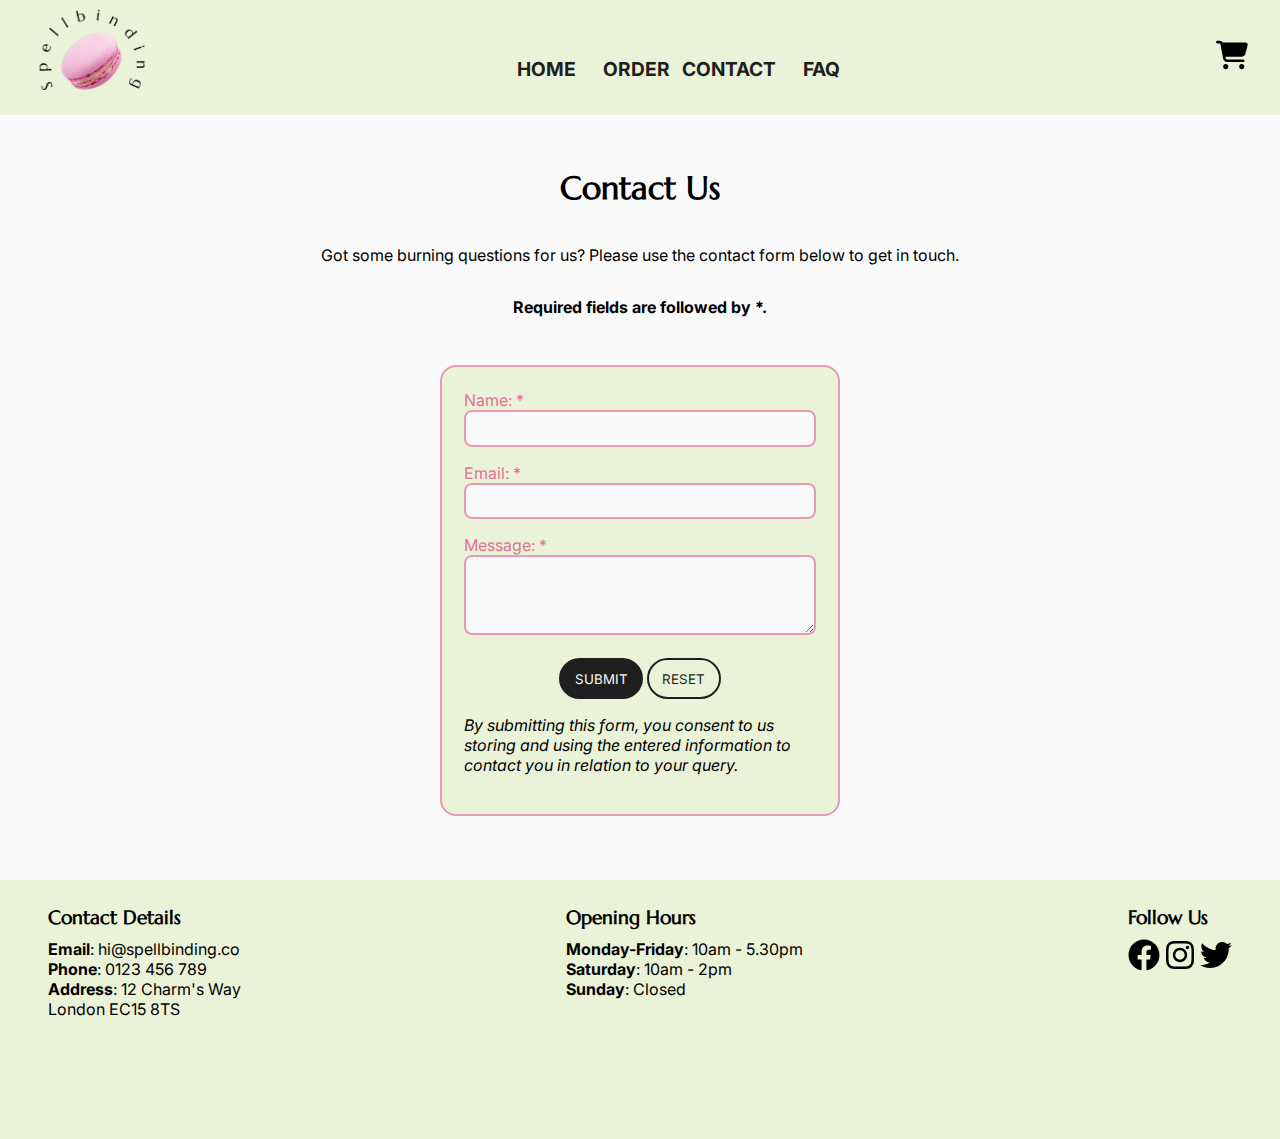
<file: pages/contact.html>
<!DOCTYPE html>
<html lang="en">
<head>
    <meta charset="UTF-8">
    <meta http-equiv="X-UA-Compatible" content="IE=edge">
    <meta name="viewport" content="width=device-width, initial-scale=1.0">
    <!-- Link for external CSS stylesheet -->
    <link rel="stylesheet" href="../css/styles.css">
    <link rel="stylesheet" href="../css/contact.css">
    <title>Spellbinding - Contact Page</title>
</head>
<body>
    <!-- NAVBAR -->
    <nav class="navbar">
        <input id="menu-toggle" type="checkbox" />
        <label class='menu-button-container' for="menu-toggle">
            <div class='menu-button'></div>
        </label>
        <ul class="nav-menu">
            <li><a href="../index.html">Home</a></li>
            <li><a href="#">Order</a></li>
            <li><a href="./contact.html">Contact</a></li>
            <li><a href="./faq.html">FAQ</a></li>
        </ul>
        <div>
            <img class="nav-logo" src="../images/Spellbinding-logo.png" alt="Spellbinding logo">
        </div>
        <div class="nav-basket">
            <a href="#">
                <img class="basket-icon" src="../images/basket-01.svg" alt="Basket">
            </a>
        </div>
    </nav>
    <!-- TALIHA IS WORKING ON THIS PAGE -->
    <div class="container">
        <h1>Contact Us</h1>
        <p>Got some burning questions for us? Please use the contact form below to get in touch.</p>
        <strong><p>Required fields are followed by <span aria-label="required">*</span>.</p></strong>
        <form action="contact.html" method="post" id="contactForm">
            <ul>
                <li>
                    <label for="name">Name: <span aria-label="required">*</span></label>
                    <input 
                    required 
                    type="text"  
                    id="name" 
                    name="user_name"  
                    pattern="^[a-zA-Z]+[\s]*[a-zA-Z]+$"
                    title="letters A-Z or a-z and only single space between words" 
                    />
                </li>
                <li>
                    <label for="email">Email: <span aria-label="required">*</span></label>
                    <input 
                    required 
                    type="email"  
                    id="mail" 
                    name="user_email" 
                    />
                </li>
                <li>
                    <label for="msg">Message: <span aria-label="required">*</span></label>
                    <textarea 
                    required
                    id="msg" 
                    name="user_msg"></textarea>
                </li>
                <li class="button">
                    <button type="submit" class="btn primary-btn">Submit</button>
                    <button type="reset" class="btn secondary-btn">Reset</button>
                </li>
            </ul>
            <p id="submitResult"><em>By submitting this form, you consent to us storing and using the entered information to contact you in relation to your query.</em></p>
        </form>
    </div>

     <!-- FOOTER -->
     <footer>
        <div>
            <h3><b>Contact Details</b></h3>
            <p><b>Email</b>: hi@spellbinding.co</p>
            <p><b>Phone</b>: 0123 456 789</p>
            <p><b>Address</b>: 12 Charm's Way <br/> London EC15 8TS</p>
        </div>
        <div>
            <h3><b>Opening Hours</b></h3>
            <p><b>Monday-Friday</b>: 10am - 5.30pm</p>
            <p><b>Saturday</b>: 10am - 2pm</p>
            <p><b>Sunday</b>: Closed</p>
        </div>
        <div>
            <h3>Follow Us</h3>
            <div class="socials-icons">
                <img class="social-icon" src="../images/facebook-01.svg" alt="Facebook">
                <img class="social-icon" src="../images/instagram-01.svg" alt="Instagram">
                <img class="social-icon" src="../images/twitter-01.svg" alt="Twitter">
            </div>
        </div>
    </footer>
    <!-- Link for external JavaScript -->
    <script src="../js/contact.js"></script>
</body>
</html>
</file>
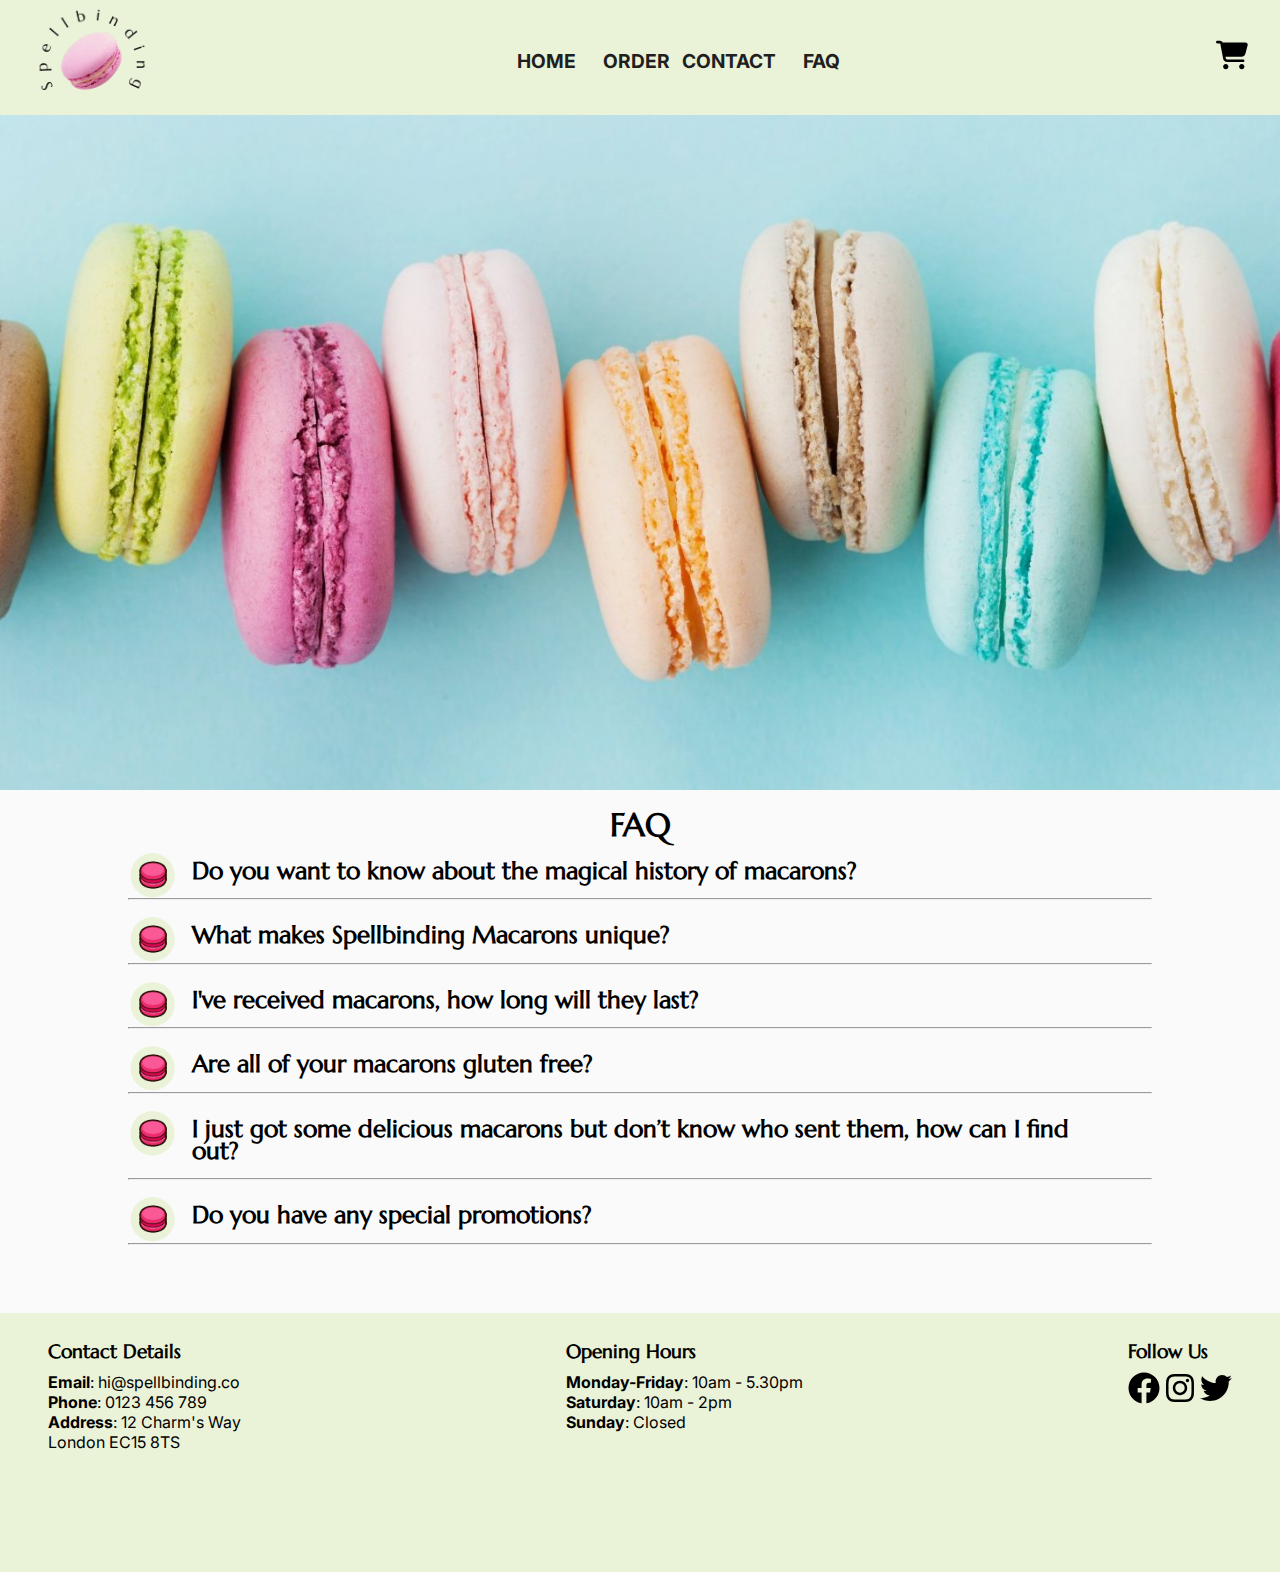
<file: pages/faq.html>
<!DOCTYPE html>
<html lang="en">
<head>
    <meta charset="UTF-8">
    <meta http-equiv="X-UA-Compatible" content="IE=edge">
    <meta name="viewport" content="width=device-width, initial-scale=1.0">
    <!-- Link for external CSS stylesheet -->
    <link rel="stylesheet" href="../css/styles.css">
    <link rel="stylesheet" href="../css/faq.css">
    <title>Spellbinding - FAQ Page</title>
</head>
<body>
    <!-- NAVBAR -->
    <nav class="navbar">
        <input id="menu-toggle" type="checkbox" />
        <label class='menu-button-container' for="menu-toggle">
            <div class='menu-button'></div>
        </label>
        <ul class="nav-menu">
            <li><a href="../index.html">Home</a></li>
            <li><a href="#">Order</a></li>
            <li><a href="./contact.html">Contact</a></li>
            <li><a href="./faq.html">FAQ</a></li>
        </ul>
        <div>
            <img class="nav-logo" src="../images/Spellbinding-logo.png" alt="Spellbinding logo">
        </div>
        <div class="nav-basket">
            <a href="#">
                <img class="basket-icon" src="../images/basket-01.svg" alt="Basket">
            </a>
        </div>
    </nav>

    <!-- LUCIA IS WORKING ON THIS PAGE -->
<div id="topImage"></div>
<h1>FAQ</h1>
<div class="faq-container">
    <input type="image" id="MLogo" src="../images/M-logo.png" width="50px">
    <h2 class="faq-title">Do you want to know about the magical history of macarons?</h2>
    <p class="faqtext notActive">Macarons originated in Venetian monastery in Italy, dating back to the 8th Century. They were called “<i><b>priests’ bellybuttons</b></i>” due to the shape of the pastry. According to legends, the delicacy was introduced to France in 1533 when Queen Catherine de’ Medici of Italy married King Henry II of France, and her pastry chefs brought the macaron recipe with them. In 1682, when King Louis XIV decided to stay at Versailles in 1682, macarons were served to the guests as a welcome gesture. Until then, macarons were considered an exclusive item for the royals. </p>
    <hr>
</div>
    
<div class="faq-container">
    <input type="image" id="MLogo" src="../images/M-logo.png" width="50px">
    <h2>What makes Spellbinding Macarons unique?</h2>
    <p class="faqtext">Choose a theme, light or dark. Hold the person who is going to receive macarons in your mind, make a wish or cast a spell on our website.
    Choose macarons accordingly, place your order and sit back. We shall handcraft your box of macarons for you with your wish/spell.
    Our products are freshly made to your order and delivered within 24 hours. Each macaron is a wonder to taste. We do not hold pre-made products.
    Both you and the receiver will receive your wish or spell on mobile as soon as the macaron box is delivered.
    Let the magic happen! </p>
    <hr>
</div>

<div class="faq-container">
    <input type="image" id="MLogo" src="../images/M-logo.png" width="50px">
    <h2>I've received macarons, how long will they last?</h2>
    <p class="faqtext">Our Macarons remain fresh for up to 7 days if kept refrigerated. They are best served at room temperature.</p>
    <hr> 
</div>

<div class="faq-container">
    <input type="image" id="MLogo" src="../images/M-logo.png" width="50px">
    <h2>Are all of your macarons gluten free?</h2>
    <p class="faqtext">All our Macaron shells are 100% gluten free as they are made with almond flour. Some of our fillings however are not. To make sure, please check out the ingredients for your specific macarons when purchasing a box.</p>
    <hr>
</div>

<div class="faq-container">
    <input type="image" id="MLogo" src="../images/M-logo.png" width="50px">
    <h2>I just got some delicious macarons but don’t know who sent them, how can I find out?</h2>
    <p class="faqtext">When people order macarons, the sender’s name can appear on the message if it is required. But other than that, we cannot reveal details of the sender without their permission due to data protection rules.</p>
    <hr>
</div>

<div class="faq-container">
    <input type="image" id="MLogo" src="../images/M-logo.png" width="50px">
    <h2>Do you have any special promotions?</h2> 
    <p class="faqtext">On March 20th, the official Macaron Day, we offer free samples to our dear customers who make the order on the day. We also send out a box of macarons to ten lucky customers who ordered our macarons online in the past. Save the date! Other than this, please check out our website for special promotions.</p>
    <hr>
    <br>
    <br>
    <br>
</div>

<!-- FOOTER -->
<footer>
    <div>
        <h3><b>Contact Details</b></h3>
        <p><b>Email</b>: hi@spellbinding.co</p>
        <p><b>Phone</b>: 0123 456 789</p>
        <p><b>Address</b>: 12 Charm's Way <br/> London EC15 8TS</p>
    </div>
    <div>
        <h3><b>Opening Hours</b></h3>
        <p><b>Monday-Friday</b>: 10am - 5.30pm</p>
        <p><b>Saturday</b>: 10am - 2pm</p>
        <p><b>Sunday</b>: Closed</p>
    </div>
    <div>
        <h3>Follow Us</h3>
        <div class="socials-icons">
            <img class="social-icon" src="../images/facebook-01.svg" alt="Facebook">
            <img class="social-icon" src="../images/instagram-01.svg" alt="Instagram">
            <img class="social-icon" src="../images/twitter-01.svg" alt="Twitter">
        </div>
    </div>
</footer>
    
    <!-- Link for external JavaScript -->
    <script src="../js/faq.js"></script>
</body>
</html>
</file>
<file: css/styles.css>
@import url('https://fonts.googleapis.com/css2?family=Inter:wght@400;700&family=Marcellus&display=swap');

/* ROOT */
:root {
  /* Colours */
  --light: #FAFAFA;
  --dark: #1F1F1F;
  --dark-pink: #E27396;
  --light-pink: #EA9AB2;
  --light-green: #EAF2D7;

  /* Typography */
  --heading: "Marcellus", serif;
  --body: "inter", sans-serif;
}
/* GLOBAL */
*, *::before, *::after {
  box-sizing:border-box;
}

body {
  margin: 0;
  padding: 0;
  height: 100vh;
  font-family: var(--body);
  font-size: 1rem;
  background-color: var(--light);
}

/* BUTTONS */
.btn {
  padding: .8em 1em;
  font-family: var(--body);
  text-transform: uppercase;
  border: 2px solid var(--dark);
  border-radius: 5em;
  transition: all linear 5ms;
}

.btn:hover {
  cursor: pointer;
}
  /* Primary */
.primary-btn {
  color: var(--light);
  background-color: var(--dark);
}

.primary-btn:hover {
  border-color: var(--light-pink);
  background-color: var(--light-pink);
}
  /* Secondary */
.secondary-btn {
  color: var(--dark);
  background-color: transparent;
}

.secondary-btn:hover {
    color: var(--light-pink);
    border-color: var(--light-pink);
}

/* HEADINGS */
h1,
h2,
h3,
h4,
h5,
h6 {
  font-family: var(--heading);
}

/* NAVIGATION BAR */
.navbar {
  display: flex;
  flex-direction: row;
  background-color: var(--light-green);
  align-items: center;
  justify-content: space-between;
  padding: .2rem 2rem;
}

.nav-menu {
  display: flex;
  padding-left: 0; 
  position: absolute;
  top: 43px;
  margin-top: 50px;
  left: 0;
  flex-direction: column;
  width: 100%;
  justify-content: center;
  align-items: center;    
}

.nav-menu > li {
  list-style: none;
  text-transform: uppercase;
  font-size: larger;
  font-weight: bold;
}

.nav-menu > li a {
  text-decoration: none;
  color: var(--dark);

}

.nav-menu > li a:hover {
  text-shadow: 2px 2px 3px var(--light-pink);
}

.nav-menu > li a:active {
  color: var(--dark-pink);
}

.menu-button-container {
  display: flex;
  height: 100%;
  width: 30px;
  cursor: pointer;
  flex-direction: column;
  justify-content: center;
  align-items: center;
  }

#menu-toggle {
  display: none;
}

.menu-button,
.menu-button::before,
.menu-button::after {
  display: block;
  background-color: var(--dark);
  position: absolute;
  height: 4px;
  width: 30px;
  transition: transform 400ms cubic-bezier(0.23, 1, 0.32, 1);
  border-radius: 2px;
}

.menu-button::before {
  content: '';
  margin-top: -8px;
}

.menu-button::after {
  content: '';
  margin-top: 8px;
}

#menu-toggle:checked + .menu-button-container .menu-button::before {
  margin-top: 0px;
  transform: rotate(405deg);
}

#menu-toggle:checked + .menu-button-container .menu-button {
  background: rgba(255, 255, 255, 0);
}

#menu-toggle:checked + .menu-button-container .menu-button::after {
  margin-top: 0px;
  transform: rotate(-405deg);
}

#menu-toggle ~ .nav-menu li {
  display: none;
  height: 0;
  margin: 0;
  padding: 0;
  border: 0;
  transition: height 400ms cubic-bezier(0.23, 1, 0.32, 1);
}

#menu-toggle:checked ~ .nav-menu li {
  display: flex;
  border: 1px solid var(--light-green);
  height: 2.5em;
  padding: 0.5em;  
  transition: height 400ms cubic-bezier(0.23, 1, 0.32, 1);
}

.nav-menu > li {
  display: flex;
  justify-content: center;
  margin: 0;
  padding: 0.5em 0;
  width: 100%;
  color: var(--light);
  background-color: rgba(234, 242, 215, .7);
}

.nav-menu > li:not(:last-child) {
  border-bottom: 1px solid var(--light-green);
}

.nav-logo {
  height: auto;
  width: auto;
  max-width: 100px;
}

.basket-icon {
  width: 2rem;
  height: 2rem;
}

/* FOOTER */
footer {
  background-color: var(--light-green);
  padding: .5rem 2rem 4rem;
}

footer > div > h3 {
  margin-bottom: .5em;
}

footer > div > p {
  margin: 0;
}

.social-icon {
  width: 2rem;
  height: 2rem;
}

/* MEDIA QUERIES */

@media screen and (min-width: 768px) {

  .navbar {
    padding: .3rem 2rem;
  }

  .nav-menu {
    top: 47px;
  }

  footer {
    padding: .5rem 3rem 7.5rem;
    display: flex;
    justify-content: space-between;
  }
}

@media screen and (min-width: 1280px) {
   
  .nav-menu {
    display: flex;
    flex-direction: row;
    order: 2;
    position: static;
    margin-top: 0;
    width: 30%;
  }

  #menu-toggle ~ .nav-menu li {
    display: flex;
    border: none;
  }

  #menu-toggle:checked ~ .nav-menu li {
    border: none;
  }

  .nav-menu > li {
    justify-content: center;
  }

  .nav-menu li + li {
    margin-left: 1rem;
  }

  .menu-button-container {
    display: none;
  }
  
  .nav-logo {
    max-width: 120px;
    order: 1;
  }  

  .nav-basket {
    order: 3;
  } 
}
</file>
<file: css/contact.css>
.container {
    display: flex;
    flex-direction: column;
    align-items: center;
    justify-content: center;
    padding: 2em;
}

form {
    margin: 2em 0;
    max-width: 400px;
    padding: 1.4em;
    border: 2px solid var(--light-pink);
    background-color: var(--light-green);
    border-radius: 1em;
}

ul {
    list-style: none;
    padding: 0;
    margin: 0;
}

form li + li {
    margin-top: 1em;
}

label {
    display: inline-block;
    width: 90px;
    text-align: left;
    color: var(--dark-pink);
}

input,
textarea {
    font-size: 1em;
    padding: .4em;
    font-family: var(--body);
    width: 100%;
    box-sizing: border-box;
    border: 2px solid var(--light-pink);
    border-radius: .5em;
    color: var(--dark);
    background-color: var(--light);
}

input:focus,
textarea:focus {
    border-color: var(--dark-pink);
}

textarea {
    vertical-align: top;
    height: 5em;
}

.button {
    text-align: center;
}

button {
    margin-top: 0.5em;
}
</file>
<file: css/faq.css>
#topImage {    
    display: none;
    }

h1 {
    margin: 60px 0 50px;
    text-align: center;
}

.faq-container {
    max-width: 80vw;
    margin: 0 auto;
}

h1, h2, .faqtext {
    margin-left: 4rem;
    margin-right: 4rem;
    line-height: 1.4rem;
    margin-top: 1.5rem;
    margin-bottom: 1rem;
}

.faqtext, .notActive {
    display: none;
}

.active {
    display: block;
}

#MLogo {
    cursor: pointer;
    position: absolute;
    transform: translateY(-10px);
}

#MLogo:active {
    transform: scale(1.50);
}

/*Media queries*/
@media screen and (min-width: 320px) {
    #topImage {
        background: url("../images/maracons-s.jpg") no-repeat center;
        background-size: cover;
        height: 35%;
        width: 100%;
        display: block;
}
}

@media screen and (min-width: 768px) {
    #topImage {
        background: url("../images/maracons-s.jpg") no-repeat center;
        background-size: cover;
        height: 55%;
        width: 100%;
        display: block;
}
}

@media screen and (min-width: 1280px) {
    #topImage {
        background: url("../images/maracons-s.jpg") no-repeat center;
        background-size: cover;
        width: 100%;
        height: 75%;
        display: block;
}
}
</file>
